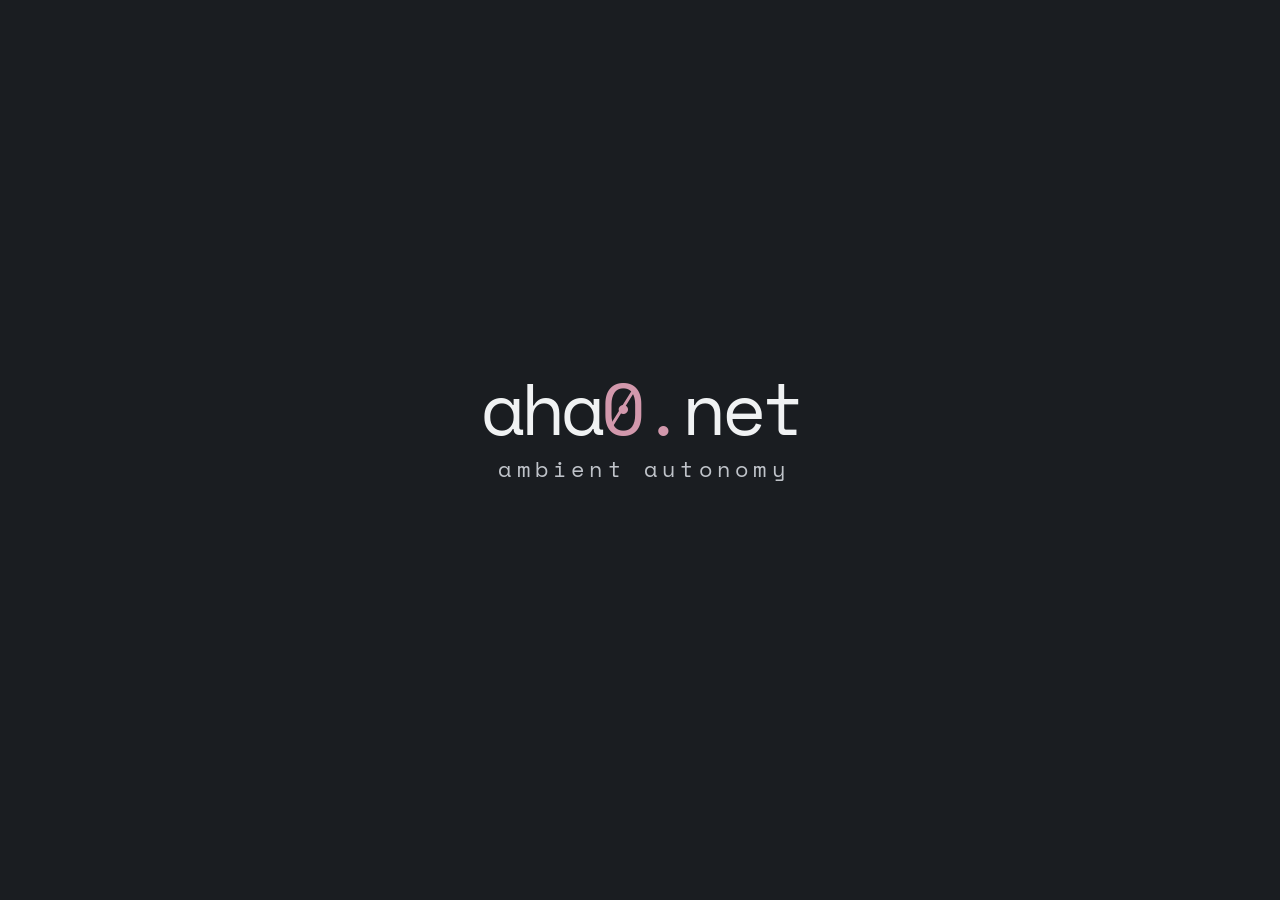
<file: index.html>
<!doctype html>
<html lang="en">
<head>
  <meta charset="utf-8">
  <meta name="viewport" content="width=device-width, initial-scale=1">
  <meta name="color-scheme" content="light">
  <title>aha0.net</title>
  <meta name="description" content="aha0.net — ambient autonomy">
  <script src="assets/aha0/home-theme.js"></script>
  <link rel="stylesheet" href="assets/aha0/brand.css">
  <link rel="stylesheet" href="assets/aha0/home.css">
  <script src="assets/aha0/brand.js" defer></script>
</head>
<body>
  <main class="home">
    <div class="identity" data-wordmark-fit>
      <h1 class="wordmark" aria-label="aha0.net">aha<span class="zero">0</span><span class="domain-dot">.</span>net</h1>
      <p class="tagline"><span class="tagline-text">ambient autonomy</span></p>
    </div>
  </main>
</body>
</html>
</file>
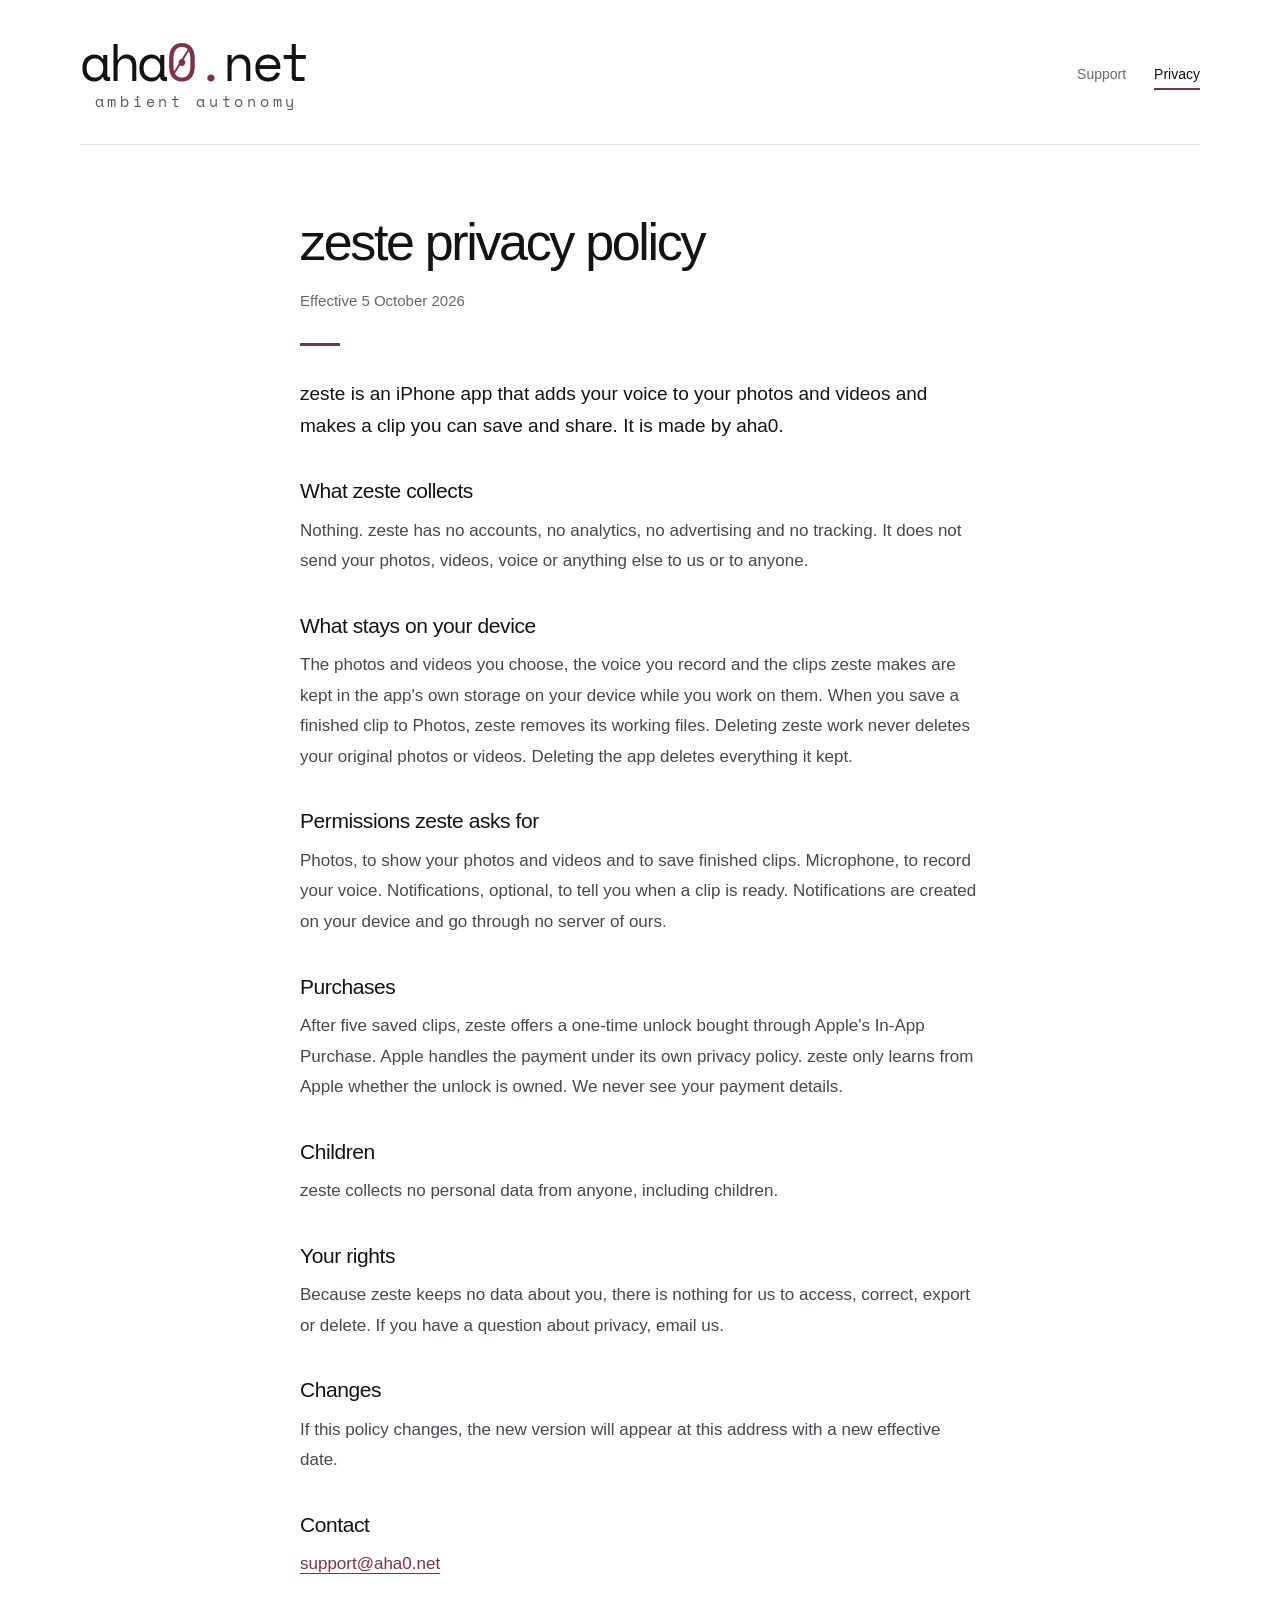
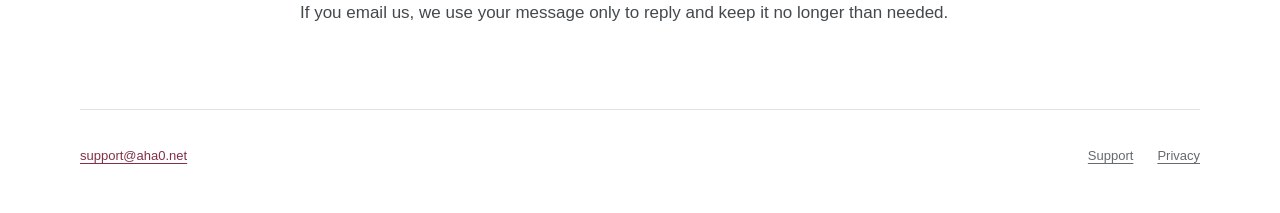
<file: zeste/privacy/index.html>
<!doctype html>
<html lang="en">
<head>
<meta charset="utf-8">
<meta name="viewport" content="width=device-width, initial-scale=1">
<title>zeste privacy policy</title>
<meta name="description" content="zeste collects nothing. Your photos, videos and voice stay on your device.">
<meta name="color-scheme" content="light">
<link rel="stylesheet" href="../../assets/aha0/brand.css">
<script src="../../assets/aha0/brand.js" defer></script>
</head>
<body>
<a class="skip" href="#main">Skip to content</a>
<header class="site-header">
  <div class="identity">
    <a class="wordmark" href="/" aria-label="aha0.net home">aha<span class="zero">0</span><span class="domain-dot">.</span>net</a>
    <p class="tagline"><span class="tagline-text">ambient autonomy</span></p>
  </div>
  <nav class="site-nav" aria-label="Zeste pages"><a href="/zeste/support/">Support</a><a href="/zeste/privacy/" aria-current="page">Privacy</a></nav>
</header>
<main class="document" id="main">
<h1>zeste privacy policy</h1>
  <p class="effective">Effective 5 October 2026</p>
  <div class="tick-rule" aria-hidden="true"></div>

  <p>zeste is an iPhone app that adds your voice to your photos and videos and makes a clip you can save and share. It is made by aha0.</p>

  <h2>What zeste collects</h2>
  <p>Nothing. zeste has no accounts, no analytics, no advertising and no tracking. It does not send your photos, videos, voice or anything else to us or to anyone.</p>

  <h2>What stays on your device</h2>
  <p>The photos and videos you choose, the voice you record and the clips zeste makes are kept in the app's own storage on your device while you work on them. When you save a finished clip to Photos, zeste removes its working files. Deleting zeste work never deletes your original photos or videos. Deleting the app deletes everything it kept.</p>

  <h2>Permissions zeste asks for</h2>
  <p>Photos, to show your photos and videos and to save finished clips. Microphone, to record your voice. Notifications, optional, to tell you when a clip is ready. Notifications are created on your device and go through no server of ours.</p>

  <h2>Purchases</h2>
  <p>After five saved clips, zeste offers a one-time unlock bought through Apple's In-App Purchase. Apple handles the payment under its own privacy policy. zeste only learns from Apple whether the unlock is owned. We never see your payment details.</p>

  <h2>Children</h2>
  <p>zeste collects no personal data from anyone, including children.</p>

  <h2>Your rights</h2>
  <p>Because zeste keeps no data about you, there is nothing for us to access, correct, export or delete. If you have a question about privacy, email us.</p>

  <h2>Changes</h2>
  <p>If this policy changes, the new version will appear at this address with a new effective date.</p>

  <h2>Contact</h2>
  <p><a href="mailto:support@aha0.net">support@aha0.net</a></p>
  <p>If you email us, we use your message only to reply and keep it no longer than needed.</p>
</main>
<footer class="site-footer">
  <a href="mailto:support@aha0.net">support@aha0.net</a>
  <nav aria-label="Zeste footer"><a href="/zeste/support/">Support</a><a href="/zeste/privacy/" aria-current="page">Privacy</a></nav>
</footer>
<script type="application/json" id="page-build">{"createdAt":"2026-10-08T20:02:22-04:00"}</script>
</body>
</html>
</file>
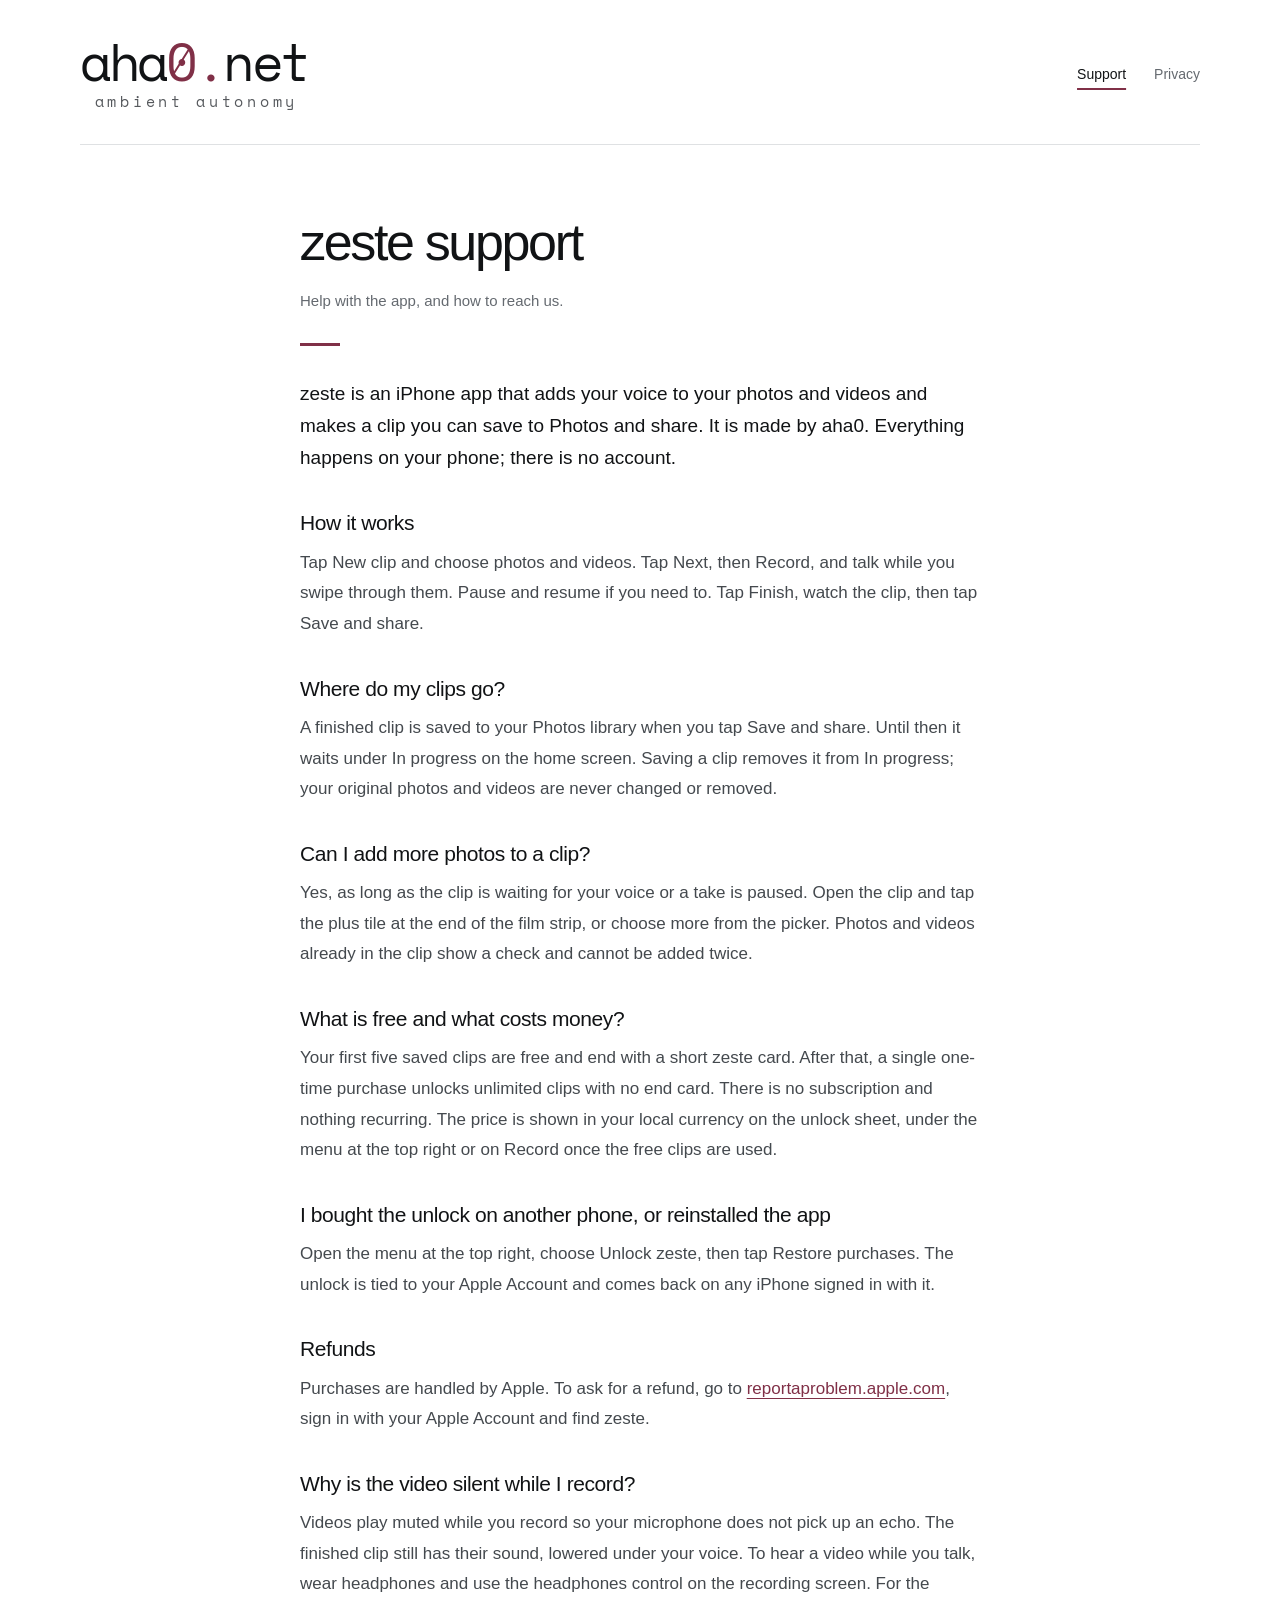
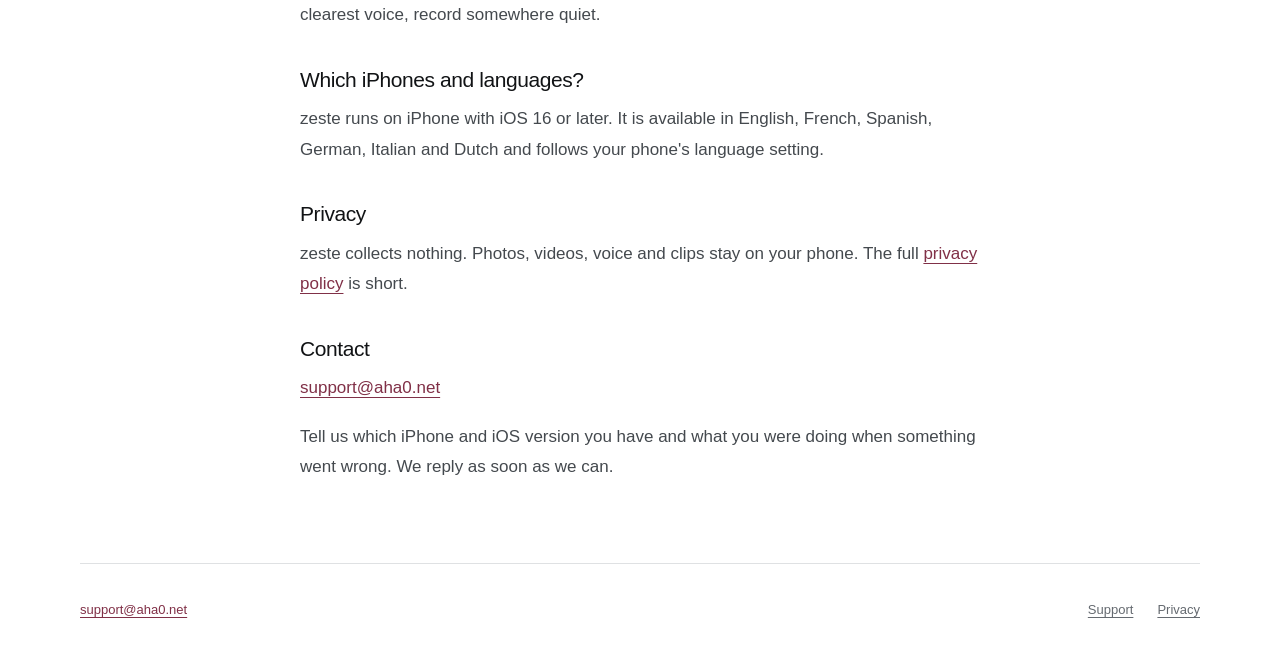
<file: zeste/support/index.html>
<!doctype html>
<html lang="en">
<head>
<meta charset="utf-8">
<meta name="viewport" content="width=device-width, initial-scale=1">
<title>zeste support</title>
<meta name="description" content="Help for zeste, the iPhone app that adds your voice to your photos and videos.">
<meta name="color-scheme" content="light">
<link rel="stylesheet" href="../../assets/aha0/brand.css">
<script src="../../assets/aha0/brand.js" defer></script>
</head>
<body>
<a class="skip" href="#main">Skip to content</a>
<header class="site-header">
  <div class="identity">
    <a class="wordmark" href="/" aria-label="aha0.net home">aha<span class="zero">0</span><span class="domain-dot">.</span>net</a>
    <p class="tagline"><span class="tagline-text">ambient autonomy</span></p>
  </div>
  <nav class="site-nav" aria-label="Zeste pages"><a href="/zeste/support/" aria-current="page">Support</a><a href="/zeste/privacy/">Privacy</a></nav>
</header>
<main class="document" id="main">
<h1>zeste support</h1>
  <p class="lead">Help with the app, and how to reach us.</p>
  <div class="tick-rule" aria-hidden="true"></div>

  <p>zeste is an iPhone app that adds your voice to your photos and videos and makes a clip you can save to Photos and share. It is made by aha0. Everything happens on your phone; there is no account.</p>

  <h2>How it works</h2>
  <p>Tap New clip and choose photos and videos. Tap Next, then Record, and talk while you swipe through them. Pause and resume if you need to. Tap Finish, watch the clip, then tap Save and share.</p>

  <h2>Where do my clips go?</h2>
  <p>A finished clip is saved to your Photos library when you tap Save and share. Until then it waits under In progress on the home screen. Saving a clip removes it from In progress; your original photos and videos are never changed or removed.</p>

  <h2>Can I add more photos to a clip?</h2>
  <p>Yes, as long as the clip is waiting for your voice or a take is paused. Open the clip and tap the plus tile at the end of the film strip, or choose more from the picker. Photos and videos already in the clip show a check and cannot be added twice.</p>

  <h2>What is free and what costs money?</h2>
  <p>Your first five saved clips are free and end with a short zeste card. After that, a single one-time purchase unlocks unlimited clips with no end card. There is no subscription and nothing recurring. The price is shown in your local currency on the unlock sheet, under the menu at the top right or on Record once the free clips are used.</p>

  <h2>I bought the unlock on another phone, or reinstalled the app</h2>
  <p>Open the menu at the top right, choose Unlock zeste, then tap Restore purchases. The unlock is tied to your Apple Account and comes back on any iPhone signed in with it.</p>

  <h2>Refunds</h2>
  <p>Purchases are handled by Apple. To ask for a refund, go to <a href="https://reportaproblem.apple.com">reportaproblem.apple.com</a>, sign in with your Apple Account and find zeste.</p>

  <h2>Why is the video silent while I record?</h2>
  <p>Videos play muted while you record so your microphone does not pick up an echo. The finished clip still has their sound, lowered under your voice. To hear a video while you talk, wear headphones and use the headphones control on the recording screen. For the clearest voice, record somewhere quiet.</p>

  <h2>Which iPhones and languages?</h2>
  <p>zeste runs on iPhone with iOS 16 or later. It is available in English, French, Spanish, German, Italian and Dutch and follows your phone's language setting.</p>

  <h2>Privacy</h2>
  <p>zeste collects nothing. Photos, videos, voice and clips stay on your phone. The full <a href="/zeste/privacy/">privacy policy</a> is short.</p>

  <h2>Contact</h2>
  <p><a href="mailto:support@aha0.net">support@aha0.net</a></p>
  <p>Tell us which iPhone and iOS version you have and what you were doing when something went wrong. We reply as soon as we can.</p>
</main>
<footer class="site-footer">
  <a href="mailto:support@aha0.net">support@aha0.net</a>
  <nav aria-label="Zeste footer"><a href="/zeste/support/" aria-current="page">Support</a><a href="/zeste/privacy/">Privacy</a></nav>
</footer>
<script type="application/json" id="page-build">{"createdAt":"2026-10-08T20:02:22-04:00"}</script>
</body>
</html>
</file>
<file: assets/aha0/brand.css>
@font-face {
  font-family: "Space Mono";
  src: url("SpaceMono-Regular.ttf") format("truetype");
  font-style: normal;
  font-weight: 400;
  font-display: swap;
}
:root {
  color-scheme: light;
  --paper: #fff;
  --ink: #111315;
  --body: #44494e;
  --muted: #656a70;
  --rule: #dfe1e3;
  --maroon: #803047;
  --tagline: #55585c;
  font-family: "Helvetica Neue", Helvetica, Arial, sans-serif;
  font-synthesis: none;
  color: var(--ink);
  background: var(--paper);
}
* { box-sizing: border-box; }
body { margin: 0; min-height: 100svh; }
a { color: var(--maroon); text-decoration-thickness: 1px; text-underline-offset: .22em; }
a:hover { text-decoration-thickness: 2px; }
a:focus-visible { outline: 2px solid var(--maroon); outline-offset: 5px; border-radius: 1px; }
.skip { position: absolute; left: 20px; top: -100px; z-index: 2; padding: 14px 20px; background: #fff; }
.skip:focus { top: 12px; }
.site-header, .site-footer { width: min(1120px, calc(100% - 80px)); margin-inline: auto; }
.site-header { display: flex; align-items: center; justify-content: space-between; gap: 32px; padding: 36px 0 31px; border-bottom: 1px solid var(--rule); }
.identity { width: max-content; max-width: 100%; text-align: center; }
.wordmark { display: inline-block; color: var(--ink); font-family: "Space Mono", monospace; font-size: 52px; font-weight: 400; line-height: 1; letter-spacing: -.065em; white-space: nowrap; text-decoration: none; }
.wordmark:hover { text-decoration: none; }
.zero { display: inline-block; position: relative; color: var(--maroon); }
.zero::after { content: ""; position: absolute; left: 49%; top: 22%; height: 58%; width: .047em; border-radius: 1px; background: currentColor; transform: rotate(32deg); transform-origin: center; }
.domain-dot { color: var(--maroon); }
.tagline { margin: 4px 0 0; font: 400 15.3px/1.35 "Space Mono", monospace; color: var(--tagline); white-space: nowrap; text-align: center; }
.tagline-text { display: inline-block; letter-spacing: .24em; margin-inline-end: -.24em; }
.site-nav { display: flex; align-items: center; gap: 28px; font-size: 14px; }
.site-nav a { display: inline-flex; align-items: center; min-height: 44px; color: var(--muted); text-decoration: none; }
.site-nav a:hover { color: var(--maroon); text-decoration: underline; }
.site-nav a[aria-current="page"] { color: var(--ink); text-decoration: underline; text-decoration-color: var(--maroon); text-decoration-thickness: 2px; text-underline-offset: 9px; }
.document { width: min(680px, calc(100% - 80px)); margin: 68px auto 80px; }
.document h1 { margin: 0 0 17px; font-size: clamp(36px, 4.5vw, 52px); font-weight: 500; line-height: 1.12; letter-spacing: -.045em; }
.document > .effective, .document > .lead { color: var(--muted); font-size: 15px; line-height: 1.7; margin: 0; }
.tick-rule { height: 3px; width: 40px; margin: 29px 0 32px; background: var(--maroon); }
.document h2 { font-size: 21px; font-weight: 500; line-height: 1.4; letter-spacing: -.02em; margin: 34px 0 10px; }
.document p { font-size: 17px; line-height: 1.8; color: var(--body); margin: 0 0 18px; overflow-wrap: break-word; }
.document > .tick-rule + p { font-size: 19px; line-height: 1.7; color: var(--ink); margin-bottom: 34px; }
.site-footer { display: flex; justify-content: space-between; align-items: center; gap: 24px; border-top: 1px solid var(--rule); padding: 24px 0 35px; font-size: 13px; }
.site-footer a { min-height: 44px; display: inline-flex; align-items: center; }
.site-footer nav { display: flex; gap: 24px; }
.site-footer nav a { color: var(--muted); }
.review { background: #f4f5f5; border-bottom: 1px solid var(--rule); padding: 13px 24px; font-size: 12px; line-height: 1.6; }
.review-inner { max-width: 1120px; margin: auto; display: flex; justify-content: space-between; align-items: center; gap: 12px 32px; flex-wrap: wrap; }
.review-meta { display: grid; gap: 3px; }
.review time { color: var(--muted); font-size: 11px; }
.review nav { display: flex; flex-wrap: wrap; gap: 10px 20px; }
.review a { min-height: 32px; display: inline-flex; align-items: center; }
@media (max-width: 600px) {
  .site-header, .site-footer { width: calc(100% - 40px); }
  .site-header { padding: 28px 0 23px; gap: 21px; flex-wrap: wrap; }
  .wordmark { font-size: 48px; }
  .tagline { font-size: 14.1px; }
  .site-nav { gap: 25px; }
  .document { width: calc(100% - 40px); margin: 40px auto 50px; }
  .document h1 { font-size: 36px; }
  .document h2 { font-size: 20px; margin-top: 29px; }
  .document p { font-size: 16px; line-height: 1.8; }
  .document > .tick-rule + p { font-size: 18px; }
  .site-footer { align-items: flex-start; flex-direction: column; gap: 2px; padding-top: 18px; }
  .review { padding: 12px 20px; }
}
@media print {
  .review, .site-nav, .site-footer, .skip { display: none; }
  .site-header { width: 100%; padding: 0 0 20px; }
  .document { width: 100%; margin: 25px 0 0; }
  .document h2 { break-after: avoid; }
  .document p { orphans: 3; widows: 3; }
}
</file>
<file: assets/aha0/home.css>
.home { min-height: 100svh; display: flex; align-items: center; justify-content: center; padding: 56px 28px; }
.home .identity { width: clamp(222px, 27.7vw, 319px); max-width: 100%; font-size: clamp(50px, 6.3vw, 73px); transform: translateY(-24px); }
.home .wordmark { margin: 0; font-size: 1em; }
.home .tagline { font-size: .295em; }
@media (max-width: 600px) { .home { padding-inline: 24px; } }

/* These palettes apply only to the minimal homepage. */
:root[data-theme="mist"] { --paper: #eef2f5; --ink: #23313c; --maroon: #3c6688; --tagline: #566979; }
:root[data-theme="graphite"] { --paper: #1a1d21; --ink: #f0f2f3; --maroon: #d298ac; --tagline: #bfc3c9; }
:root[data-theme="wine"] { --paper: #542e3d; --ink: #fcf5f7; --maroon: #e2b3c1; --tagline: #dac5cd; }
</file>
